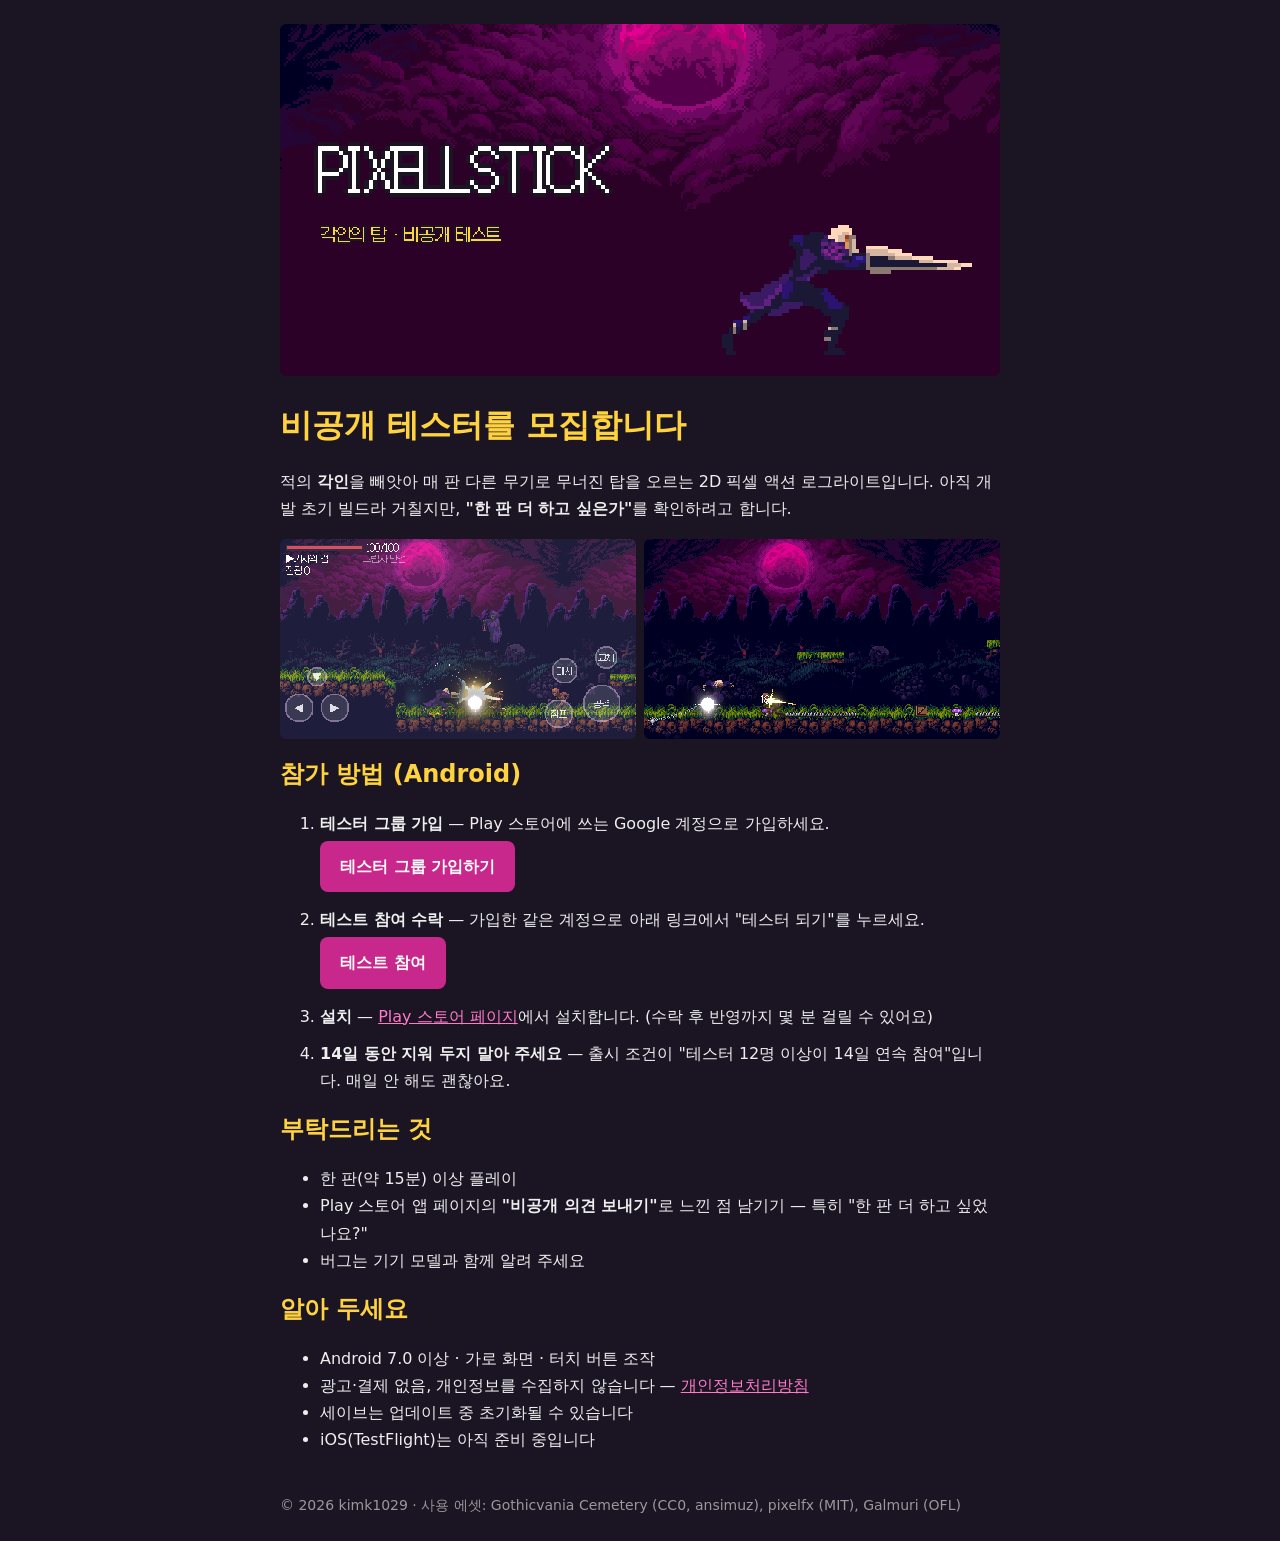
<file: index.html>
<!DOCTYPE html>
<html lang="ko"><head><meta charset="utf-8"><meta name="viewport" content="width=device-width,initial-scale=1">
<title>픽셀스틱: 각인의 탑 — 비공개 테스터 모집</title>
<meta name="description" content="2D 픽셀 액션 로그라이트 '픽셀스틱: 각인의 탑' Android 비공개 테스트 참가 안내">
<link rel="stylesheet" href="style.css"></head>
<body><main>
<img src="feature.png" alt="픽셀스틱: 각인의 탑">
<h1>비공개 테스터를 모집합니다</h1>
<p>적의 <b>각인</b>을 빼앗아 매 판 다른 무기로 무너진 탑을 오르는 2D 픽셀 액션 로그라이트입니다.
아직 개발 초기 빌드라 거칠지만, <b>"한 판 더 하고 싶은가"</b>를 확인하려고 합니다.</p>
<div class="shots"><img src="shot1.png" alt="전투 화면"><img src="shot2.png" alt="사슬철퇴 회전 공격"></div>

<h2>참가 방법 (Android)</h2>
<ol>
<li><b>테스터 그룹 가입</b> — Play 스토어에 쓰는 Google 계정으로 가입하세요.<br>
<a class="btn" href="https://groups.google.com/g/pixellstick-testers">테스터 그룹 가입하기</a></li>
<li><b>테스트 참여 수락</b> — 가입한 같은 계정으로 아래 링크에서 "테스터 되기"를 누르세요.<br>
<a class="btn" href="https://play.google.com/apps/testing/com.kimk1029.pixellstick">테스트 참여</a></li>
<li><b>설치</b> — <a href="https://play.google.com/store/apps/details?id=com.kimk1029.pixellstick">Play 스토어 페이지</a>에서 설치합니다. (수락 후 반영까지 몇 분 걸릴 수 있어요)</li>
<li><b>14일 동안 지워 두지 말아 주세요</b> — 출시 조건이 "테스터 12명 이상이 14일 연속 참여"입니다. 매일 안 해도 괜찮아요.</li>
</ol>

<h2>부탁드리는 것</h2>
<ul>
<li>한 판(약 15분) 이상 플레이</li>
<li>Play 스토어 앱 페이지의 <b>"비공개 의견 보내기"</b>로 느낀 점 남기기 — 특히 "한 판 더 하고 싶었나요?"</li>
<li>버그는 기기 모델과 함께 알려 주세요</li>
</ul>

<h2>알아 두세요</h2>
<ul>
<li>Android 7.0 이상 · 가로 화면 · 터치 버튼 조작</li>
<li>광고·결제 없음, 개인정보를 수집하지 않습니다 — <a href="privacy.html">개인정보처리방침</a></li>
<li>세이브는 업데이트 중 초기화될 수 있습니다</li>
<li>iOS(TestFlight)는 아직 준비 중입니다</li>
</ul>
<footer>© 2026 kimk1029 · 사용 에셋: Gothicvania Cemetery (CC0, ansimuz), pixelfx (MIT), Galmuri (OFL)</footer>
</main></body></html>
</file>
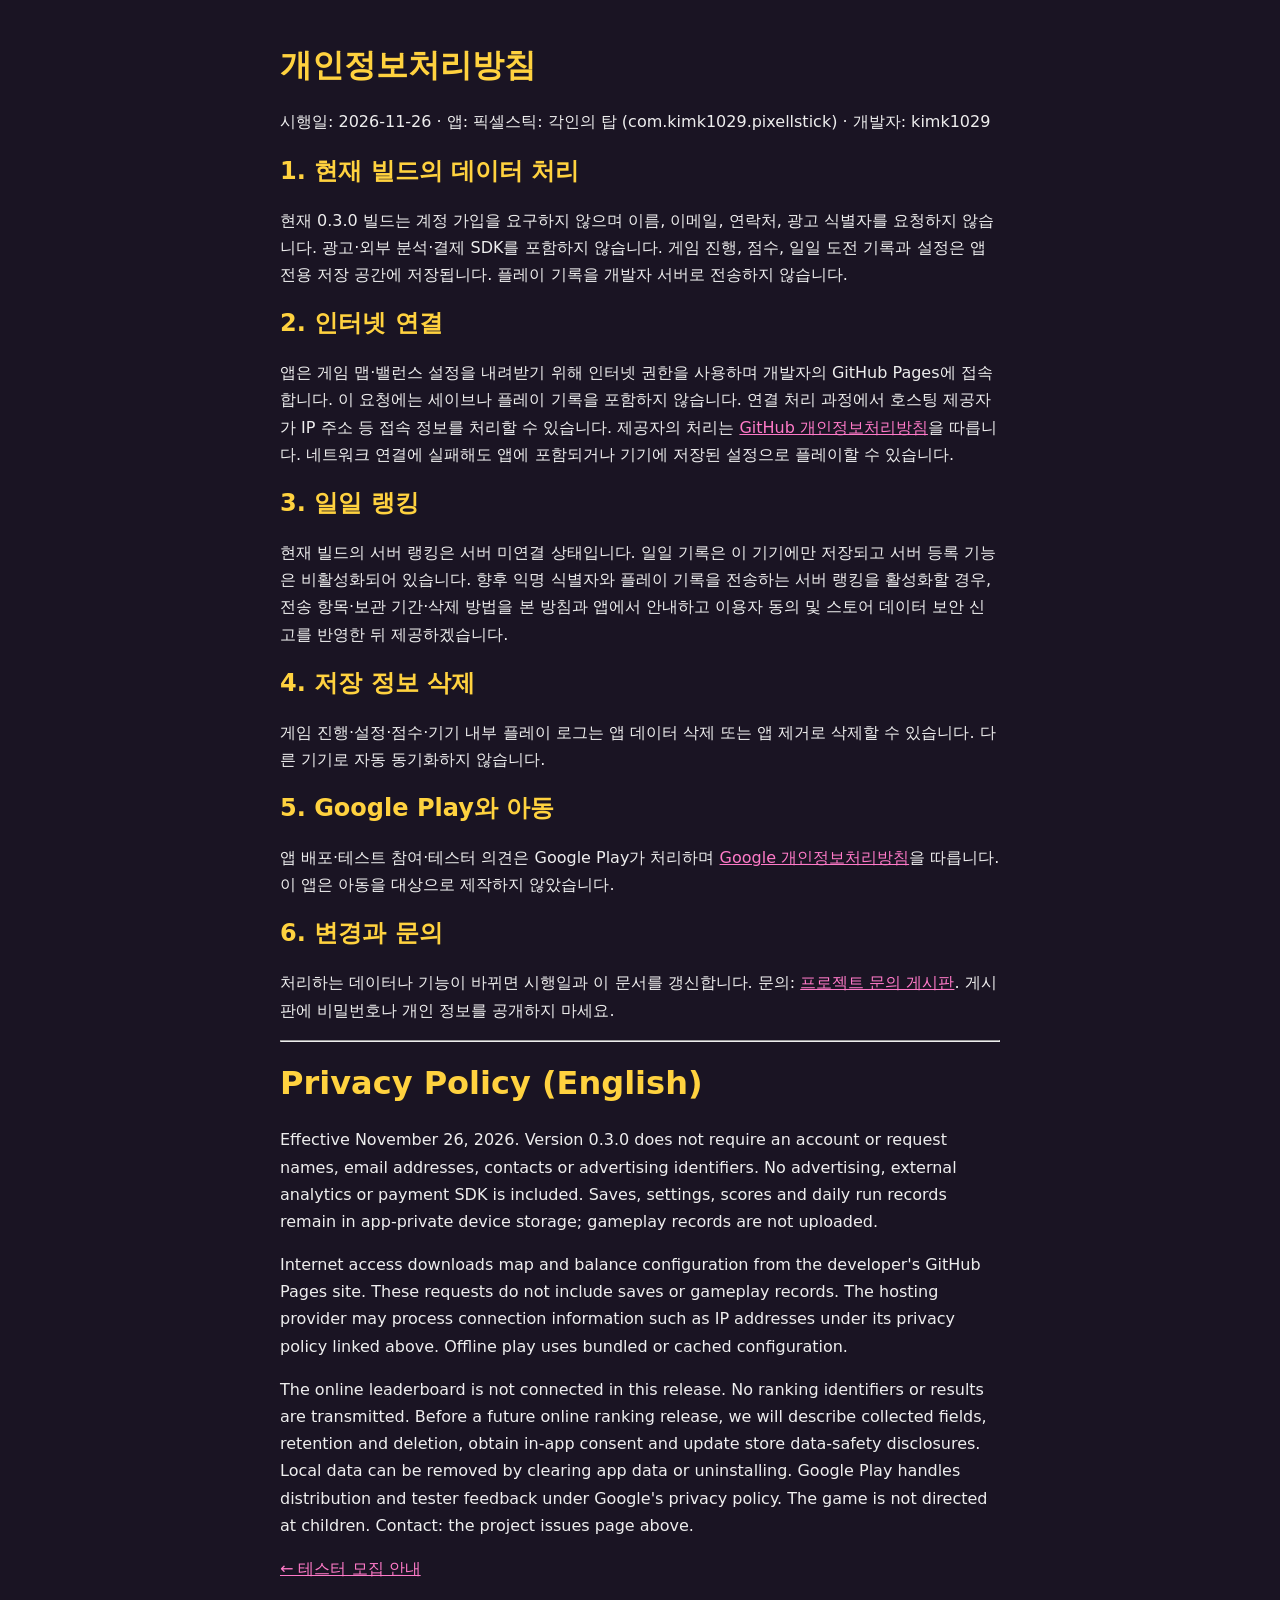
<file: privacy.html>
<!DOCTYPE html>
<html lang="ko"><head><meta charset="utf-8"><meta name="viewport" content="width=device-width,initial-scale=1">
<title>개인정보처리방침 — 픽셀스틱: 각인의 탑</title><link rel="stylesheet" href="style.css"></head>
<body><main>
<h1>개인정보처리방침</h1>
<p>시행일: 2026-11-26 · 앱: 픽셀스틱: 각인의 탑 (com.kimk1029.pixellstick) · 개발자: kimk1029</p>
<h2>1. 현재 빌드의 데이터 처리</h2>
<p>현재 0.3.0 빌드는 계정 가입을 요구하지 않으며 이름, 이메일, 연락처, 광고 식별자를 요청하지 않습니다. 광고·외부 분석·결제 SDK를 포함하지 않습니다. 게임 진행, 점수, 일일 도전 기록과 설정은 앱 전용 저장 공간에 저장됩니다. 플레이 기록을 개발자 서버로 전송하지 않습니다.</p>
<h2>2. 인터넷 연결</h2>
<p>앱은 게임 맵·밸런스 설정을 내려받기 위해 인터넷 권한을 사용하며 개발자의 GitHub Pages에 접속합니다. 이 요청에는 세이브나 플레이 기록을 포함하지 않습니다. 연결 처리 과정에서 호스팅 제공자가 IP 주소 등 접속 정보를 처리할 수 있습니다. 제공자의 처리는 <a href="https://docs.github.com/en/site-policy/privacy-policies/github-general-privacy-statement">GitHub 개인정보처리방침</a>을 따릅니다. 네트워크 연결에 실패해도 앱에 포함되거나 기기에 저장된 설정으로 플레이할 수 있습니다.</p>
<h2>3. 일일 랭킹</h2>
<p>현재 빌드의 서버 랭킹은 서버 미연결 상태입니다. 일일 기록은 이 기기에만 저장되고 서버 등록 기능은 비활성화되어 있습니다. 향후 익명 식별자와 플레이 기록을 전송하는 서버 랭킹을 활성화할 경우, 전송 항목·보관 기간·삭제 방법을 본 방침과 앱에서 안내하고 이용자 동의 및 스토어 데이터 보안 신고를 반영한 뒤 제공하겠습니다.</p>
<h2>4. 저장 정보 삭제</h2>
<p>게임 진행·설정·점수·기기 내부 플레이 로그는 앱 데이터 삭제 또는 앱 제거로 삭제할 수 있습니다. 다른 기기로 자동 동기화하지 않습니다.</p>
<h2>5. Google Play와 아동</h2>
<p>앱 배포·테스트 참여·테스터 의견은 Google Play가 처리하며 <a href="https://policies.google.com/privacy">Google 개인정보처리방침</a>을 따릅니다. 이 앱은 아동을 대상으로 제작하지 않았습니다.</p>
<h2>6. 변경과 문의</h2>
<p>처리하는 데이터나 기능이 바뀌면 시행일과 이 문서를 갱신합니다. 문의: <a href="https://github.com/kimk1029/pixellstick-site/issues">프로젝트 문의 게시판</a>. 게시판에 비밀번호나 개인 정보를 공개하지 마세요.</p>
<hr>
<h1 lang="en">Privacy Policy (English)</h1>
<p lang="en">Effective November 26, 2026. Version 0.3.0 does not require an account or request names, email addresses, contacts or advertising identifiers. No advertising, external analytics or payment SDK is included. Saves, settings, scores and daily run records remain in app-private device storage; gameplay records are not uploaded.</p>
<p lang="en">Internet access downloads map and balance configuration from the developer's GitHub Pages site. These requests do not include saves or gameplay records. The hosting provider may process connection information such as IP addresses under its privacy policy linked above. Offline play uses bundled or cached configuration.</p>
<p lang="en">The online leaderboard is not connected in this release. No ranking identifiers or results are transmitted. Before a future online ranking release, we will describe collected fields, retention and deletion, obtain in-app consent and update store data-safety disclosures. Local data can be removed by clearing app data or uninstalling. Google Play handles distribution and tester feedback under Google's privacy policy. The game is not directed at children. Contact: the project issues page above.</p>
<p><a href="index.html">← 테스터 모집 안내</a></p>
</main></body></html>
</file>
<file: style.css>
body{margin:0;background:#1a1423;color:#eee;font:16px/1.7 system-ui,"Apple SD Gothic Neo","Malgun Gothic",sans-serif}
main{max-width:720px;margin:0 auto;padding:24px}
img{max-width:100%;image-rendering:pixelated;border-radius:6px}
h1,h2{color:#ffd23f;line-height:1.3}
a{color:#ff7ac8}
.btn{display:inline-block;background:#c8288c;color:#fff;padding:12px 20px;border-radius:8px;text-decoration:none;font-weight:700;margin:4px 0}
ol li{margin:10px 0}
.shots{display:grid;grid-template-columns:1fr 1fr;gap:8px}
footer{color:#999;font-size:14px;margin-top:40px}
</file>
